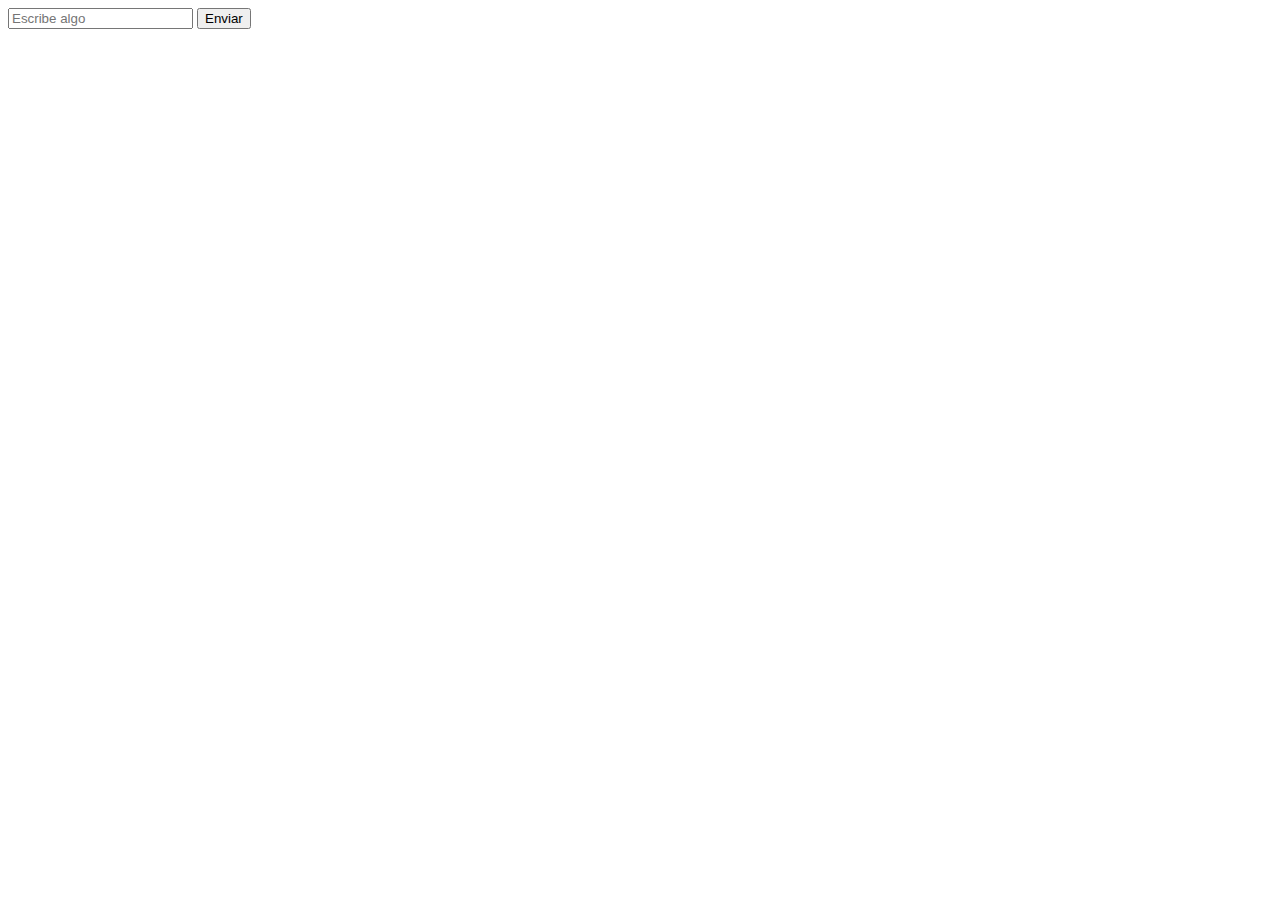
<file: index.html>
<!DOCTYPE html>
<html>
<head>
    <title>Enviar Datos a la Base de Datos</title>
</head>
<body>
    <form id="miFormulario">
        <input type="text" id="miDato" placeholder="Escribe algo" />
        <button type="button" id="miBoton">Enviar</button>
    </form>

    <script>
        document.getElementById('miBoton').addEventListener('click', () => {
        // Obtener el valor del campo de entrada
        const miDato = document.getElementById('miDato').value;

        // Enviar el dato al servidor usando fetch
        fetch('https://tu-servidor.com/api/guardar', { // Cambia esta URL por la de tu servidor
            method: 'POST',
            headers: {
                'Content-Type': 'application/json',
            },
            body: JSON.stringify({ dato: miDato }),
        })
        .then(response => response.json())
        .then(data => {
            console.log('Éxito:', data);
        })
        .catch((error) => {
            console.error('Error:', error);
        });
    });
    </script> <!-- Tu archivo JavaScript -->
</body>
</html>
</file>
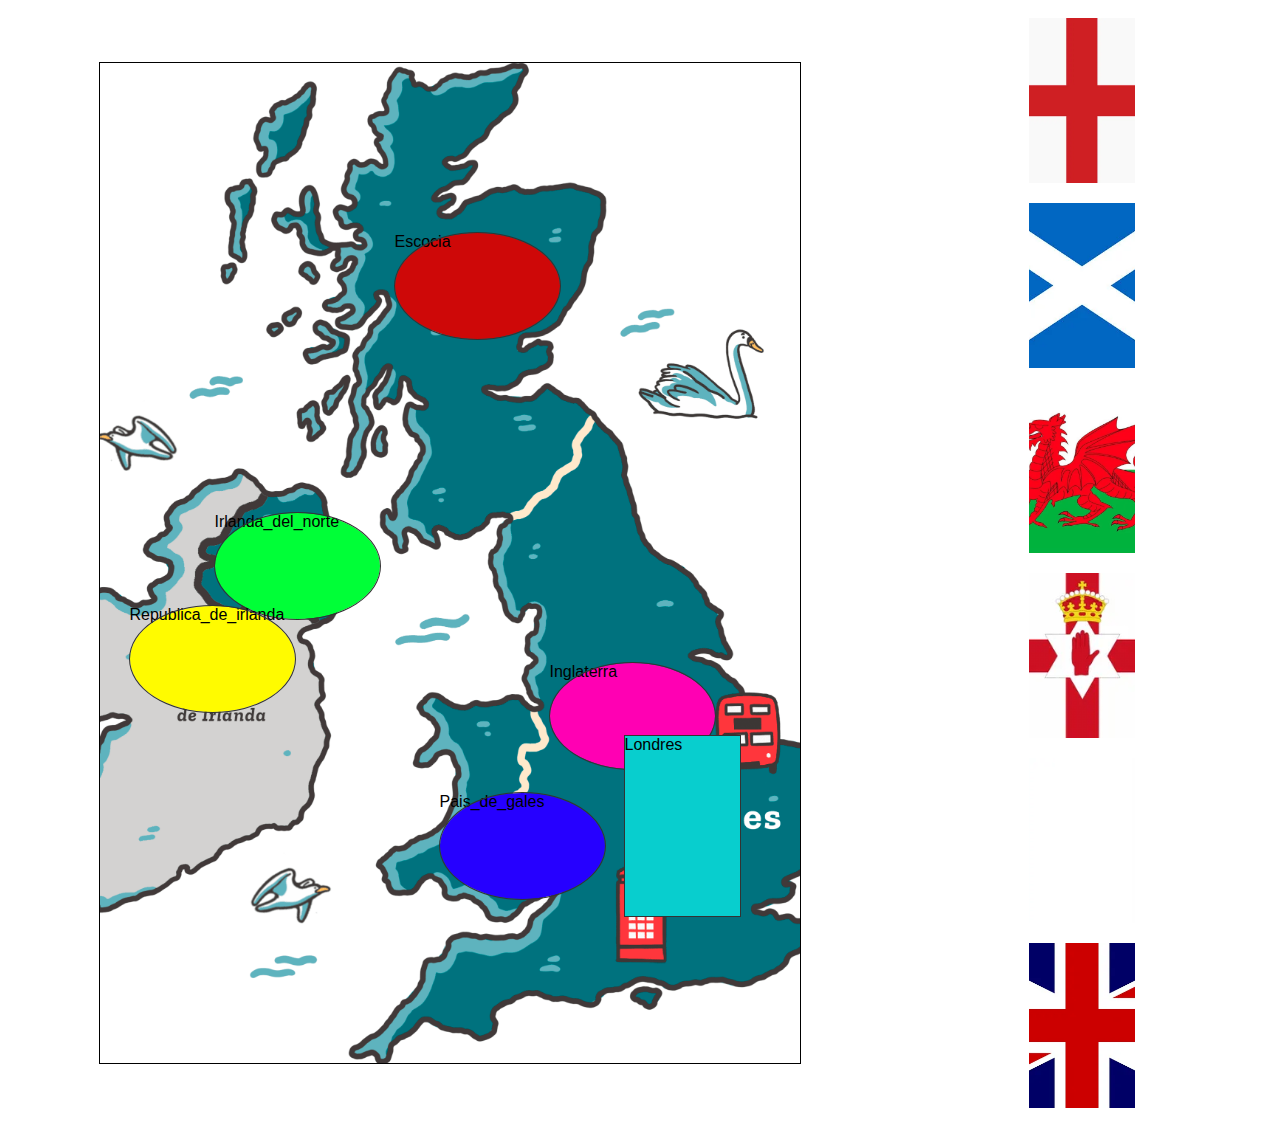
<file: index2.html>
<!DOCTYPE html>
<html lang="en">
<head>
    <meta charset="UTF-8">
    <meta name="viewport" content="width=device-width, initial-scale=1.0">
    <title>Drag and Drop (2)</title>
    <style>
        body {
            font-family: Arial, Verdana, sans-serif;
        }

        #piezas {
            display: flex;
            flex-wrap: wrap;
            width: 200px;
            margin: auto;
            justify-content: center;
        }

        #puzzle {
            border: 1px solid black;
            width: 700px;
            height: 1000px;
            display: flex;
            flex-wrap: wrap;
            margin: auto;
            background-image: url('Reino_unido.png');
            background-size: cover; /* Ajusta el tamaño de la imagen para cubrir el contenedor */
            background-position: center; /* Centra la imagen */
            background-repeat: no-repeat;
        }

        .pieza {
            width: 106px;
            height: 165px;
            background-size: cover;
            margin: 10px;
            /*border-radius: 50%;*/
            background-size: cover; /* Ajusta el tamaño de la imagen para cubrir el contenedor */
            background-position: center; /* Centra la imagen */
            background-repeat: no-repeat;
        }

        .placeholder {
            background-color: #F2F2F2;
            outline: 1px solid #333;
            border-radius: 50%;
            width: 165px;
            height: 106px;
            transition: 1s;
        }

        .placeholder.hover {
            background-color: orange;
        }

        .placeholder .pieza {
            margin: 0;
        }
        .Republica_de_irlanda {
            position: relative;
            top: 80px;
            left: 30px;
            background-color: #fffb00;
            outline: 1px solid #333;
            border-radius: 50%;
            width: 165px;
            height: 106px;
            transition: 1s;
        }

        .Republica_de_irlanda.hover {
            background-color: orange;
        }

        .Republica_de_irlanda .pieza {
            margin: 0;
        }



        .Irlanda_del_norte {
            position: relative;
            top: 450px;
            right: 380px;
            background-color: #00ff37;
            outline: 1px solid #333;
            border-radius: 50%;
            width: 165px;
            height: 106px;
            transition: 1s;
        }

        .Irlanda_del_norte.hover {
            background-color: orange;
        }

        .Irlanda_del_norte .pieza {
            margin: 0;
        }
        .Inglaterra {
            position: relative;
            left: 450px;
            top: 600px;
            background-color: #ff00b3;
            outline: 1px solid #333;
            border-radius: 50%;
            width: 165px;
            height: 106px;
            transition: 1s;
        }

        .Inglaterra.hover {
            background-color: orange;
        }

        .Inglaterra .pieza {
            margin: 0;
        }
        .Pais_de_gales {
            position: relative;
            top: 730px;
            left: 10px;
            background-color: #2600ff;
            outline: 1px solid #333;
            border-radius: 50%;
            width: 165px;
            height: 106px;
            transition: 1s;
        }

        .Pais_de_gales.hover {
            background-color: orange;
        }

        .Pais_de_gales .pieza {
            margin: 0;
        }

        .Escocia {
            position: relative;
            top: 170px;
            left: 130px;
            background-color: #ce0808;
            outline: 1px solid #333;
            border-radius: 50%;
            width: 165px;
            height: 106px;
            transition: 1s;
        }

        .Escocia.hover {
            background-color: orange;
        }

        .Escocia.pieza {
            margin: 0;
        }

        .Londres {
            position: relative;
            top: 210px;
            left: 360px;
            background-color: #08cece;
            outline: 1px solid #333333;
            /*border-radius: 50%;*/
            width: 115px;
            height: 180px;
            transition: 1s;
        }

        .Londres.hover {
            background-color: orange;
        }

        .Londres.pieza {
            margin: 1;
        }

        #mensaje {
            color: black;
            text-align: center;
            display: none;
        }

        .ganaste {
            background-color: #B3D67C;
        }

        .ganaste #mensaje {
            display: block;
        }

        .ganaste .placeholder {
            outline: none;
        }

        .ganaste #piezas {
            display: none;
        }

        .container {
            display: flex;
            flex-wrap: wrap;
        }
    </style>
</head>
<body>
    <div class="container">
        <div id="puzzle"></div>
        <div id="piezas"></div>
    </div>
    <h1 id="mensaje">¡Ganaste!</h1>
   
    
    <script>
        const Reino_unido = [
            'Inglaterra', 'Escocia', 'Pais_de_gales',
            'Irlanda_del_norte', 'Republica_de_irlanda', 'Londres'
        ];

        const puzzle = document.getElementById('puzzle');
        const piezas = document.getElementById('piezas');
        const mensaje = document.getElementById('mensaje');

        let terminado = Reino_unido.length;

        // Crear las piezas y agregarlas al contenedor de piezas
        Reino_unido.forEach(pais => {
            const div = document.createElement('div');
            div.className = 'pieza';
            div.id = pais;
            div.draggable = true;
            div.style.backgroundImage = `url('images/${pais}.png')`; // Asignar imagen de fondo
            piezas.appendChild(div);
        });

        // Crear las áreas del rompecabezas
        Reino_unido.forEach(pais => {
            const div = document.createElement('div');
            div.className = pais;
            div.dataset.id = pais;
            div.textContent = pais;
            //div.style.backgroundImage = `url('images/${pais}.png')`; // Asignar imagen de fondo
            puzzle.appendChild(div);
        });

        piezas.addEventListener('dragstart', e => {
            e.dataTransfer.setData('id', e.target.id);
        });

        puzzle.addEventListener('dragover', e => {
            e.preventDefault();
            e.target.classList.add('hover');
        });

        puzzle.addEventListener('dragleave', e => {
            e.target.classList.remove('hover');
        });

        puzzle.addEventListener('drop', e => {
            e.preventDefault();
            e.target.classList.remove('hover');

            const id = e.dataTransfer.getData('id');
            const pieza = document.getElementById(id);

            // Verifica que el elemento de destino sea válido
            if (e.target.dataset.id === id) {
                e.target.appendChild(pieza);
                terminado--;

                if (terminado === 0) {
                    document.body.classList.add('ganaste');
                }
            }
        });

    </script>
</body>
</html>
</file>
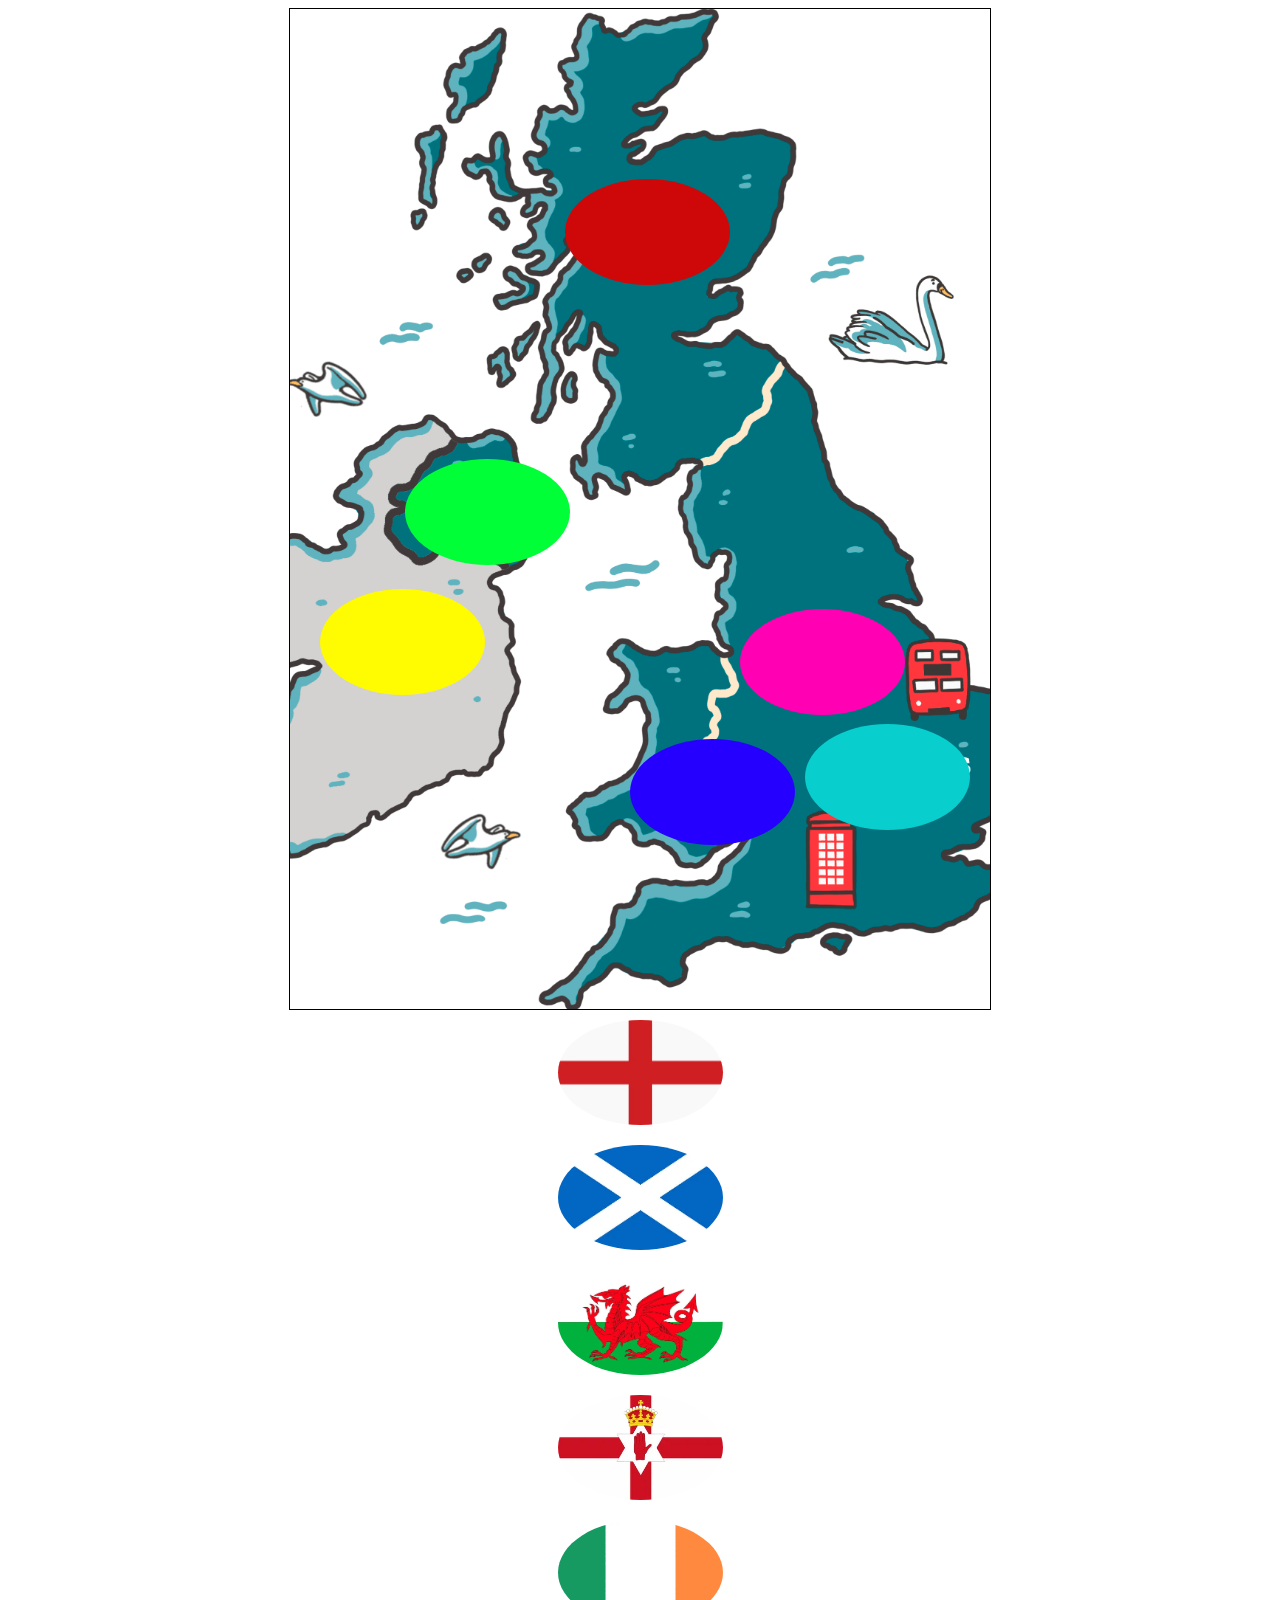
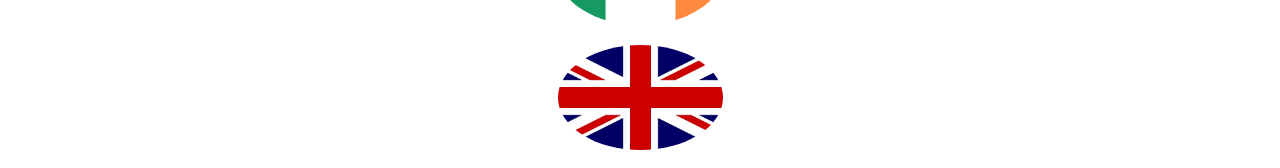
<file: Index3.html>
<!DOCTYPE html>
<html lang="en">
<head>
    <meta charset="UTF-8">
    <meta name="viewport" content="width=device-width, initial-scale=1.0">
    <title>Drag and Drop (2)</title>
    <style>
        body {
            font-family: Arial, Verdana, sans-serif;
        }

        #piezas {
            display: flex;
            flex-wrap: wrap;
            width: 200px;
            margin: auto;
            justify-content: center;
        }

        #puzzle {
            border: 1px solid black;
            width: 700px;
            height: 1000px;
            display: flex;
            flex-wrap: wrap;
            margin: auto;
            background-image: url('Reino_unido.png');
            background-size: cover;
            background-position: center;
            background-repeat: no-repeat;
        }

        .pieza {
            width: 165px;
            height: 105px;
            background-size: cover;
            margin: 10px;
            border-radius: 50%;
            background-size: cover;
            background-position: center;
            background-repeat: no-repeat;
            cursor: pointer; /* Indica que es clickeable */
        }

        .placeholder {
            background-color: #F2F2F2;
            outline: 1px solid #333;
            border-radius: 50%;
            width: 165px;
            height: 106px;
            transition: 1s;
        }

        .placeholder.hover {
            background-color: orange;
        }

        .placeholder .pieza {
            margin: 0;
        }
        
        .Republica_de_irlanda,
        .Irlanda_del_norte,
        .Inglaterra,
        .Pais_de_gales,
        .Escocia,
        .Londres {
            position: relative;
            border-radius: 50%;
            width: 165px;
            height: 106px;
            transition: 1s;
        }

        /* Estilos específicos para las áreas del puzzle */
        .Republica_de_irlanda {
            background-color: #fffb00;
            top: 80px;
            left: 30px;
        }
        .Irlanda_del_norte { 
            background-color: #00ff37;
            top: 450px;
            right: 380px;
        }
        .Inglaterra { 
            background-color: #ff00b3;
            left: 450px;
            top: 600px; 
        }
        .Pais_de_gales { 
            background-color: #2600ff;
            top: 730px;
            left: 10px;
        }
        .Escocia { 
            background-color: #ce0808;
            top: 170px;
            left: 110px; 
        }
        .Londres {
            top: 215px;
            left: 350px; 
            background-color: #08cece; 
        }

        /* Estilos para cuando el puzzle está completado */
        .ganaste {
            background-color: #B3D67C;
        }

        .ganaste #mensaje {
            display: block;
        }

        .ganaste #piezas {
            display: none;
        }

        #mensaje {
            color: black;
            text-align: center;
            display: none;
        }

        .infoBox {
            display: none;
            position: fixed;
            top: 10px;
            right: 10px;
            background: white;
            border: 1px solid #ccc;
            padding: 10px;
            box-shadow: 0 0 10px rgba(0,0,0,0.2);
        }
    </style>
</head>
<body>
    <div class="container">
        <div id="puzzle"></div>
        <div id="piezas"></div>
    </div>
    <h1 id="mensaje">¡Ganaste!</h1>

    <!-- Contenedor para mostrar la información de la pieza -->
    <div id="infoBox" class="infoBox"></div>

    <script>
        const Reino_unido = [
            'Inglaterra', 'Escocia', 'Pais_de_gales',
            'Irlanda_del_norte', 'Republica_de_irlanda', 'Londres'
        ];
        

        const puzzle = document.getElementById('puzzle');
        const piezas = document.getElementById('piezas');
        const mensaje = document.getElementById('mensaje');
        const infoBox = document.getElementById('infoBox');

        let terminado = Reino_unido.length;

        // Crear las piezas y agregarlas al contenedor de piezas
        Reino_unido.forEach(pais => {
            const div = document.createElement('div');
            div.className = 'pieza';
            div.id = pais;
            div.draggable = true;
            div.dataset.info = `Información sobre ${pais}`; // Agregar información a la pieza
            div.style.backgroundImage = `url('images/${pais}.png')`;
            piezas.appendChild(div);
        });

        // Crear las áreas del rompecabezas
        Reino_unido.forEach(pais => {
            const div = document.createElement('div');
            div.className = pais;
            div.dataset.id = pais;
            puzzle.appendChild(div);
        });

        piezas.addEventListener('dragstart', e => {
            e.dataTransfer.setData('id', e.target.id);
        });

        puzzle.addEventListener('dragover', e => {
            e.preventDefault();
            e.target.classList.add('hover');
        });

        puzzle.addEventListener('dragleave', e => {
            e.target.classList.remove('hover');
        });

        puzzle.addEventListener('drop', e => {
            e.preventDefault();
            e.target.classList.remove('hover');

            const id = e.dataTransfer.getData('id');
            const pieza = document.getElementById(id);

            if (e.target.dataset.id === id) {
                e.target.appendChild(pieza);
                terminado--;

                if (terminado === 0) {
                    document.body.classList.add('ganaste');
                    // Añadir lógica para convertir piezas en botones
                    document.querySelectorAll('.pieza').forEach(pieza => {
                        pieza.style.cursor = 'pointer';
                        pieza.addEventListener('click', () => {
                            infoBox.textContent = pieza.dataset.info;
                            infoBox.style.display = 'block';
                        });
                    });
                }
            }
        });

    </script>
</body>
</html>
</file>
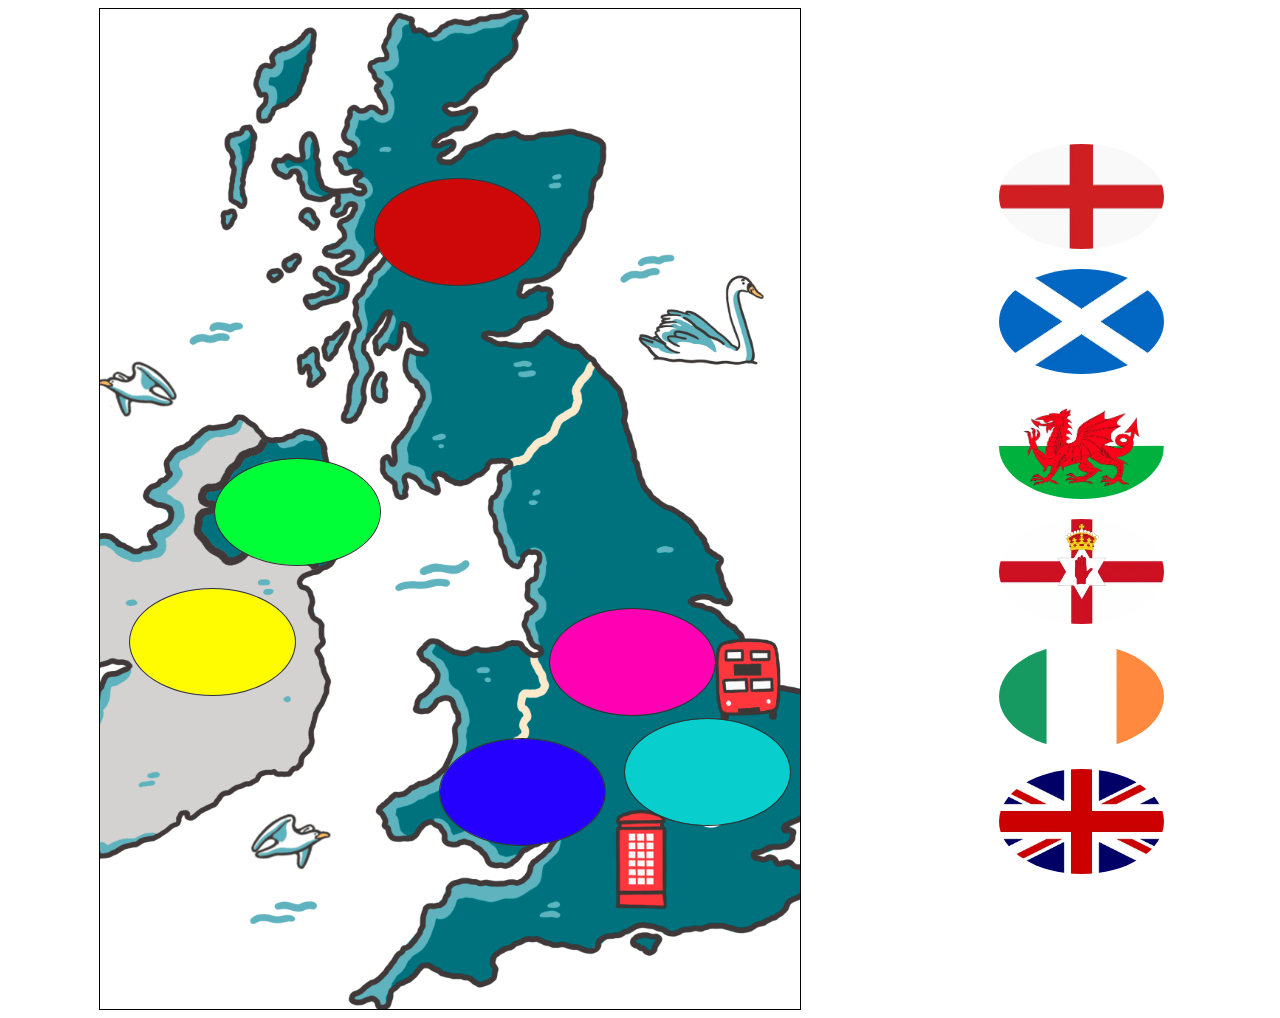
<file: neandex.html>
<!DOCTYPE html>
<html lang="en">
<head>
    <meta charset="UTF-8">
    <meta name="viewport" content="width=device-width, initial-scale=1.0">
    <title>Drag and Drop (2)</title>
    <style>
        body {
            font-family: Arial, Verdana, sans-serif;
        }

        #piezas {
            display: flex;
            flex-wrap: wrap;
            width: 200px;
            margin: auto;
            justify-content: center;
        }

        #puzzle {
            border: 1px solid black;
            width: 700px;
            height: 1000px;
            display: flex;
            flex-wrap: wrap;
            margin: auto;
            background-image: url('Reino_unido.png');
            background-size: cover; /* Ajusta el tamaño de la imagen para cubrir el contenedor */
            background-position: center; /* Centra la imagen */
            background-repeat: no-repeat;
        }

        .pieza {
            width: 165px;
            height: 105px;
            background-size: cover;
            margin: 10px;
            border-radius: 50%;
            background-size: cover; /* Ajusta el tamaño de la imagen para cubrir el contenedor */
            background-position: center; /* Centra la imagen */
            background-repeat: no-repeat;
        }

        .placeholder {
            background-color: #F2F2F2;
            outline: 1px solid #333;
            border-radius: 50%;
            width: 165px;
            height: 106px;
            transition: 1s;
        }

        .placeholder.hover {
            background-color: orange;
        }

        .placeholder .pieza {
            margin: 0;
        }
        .Republica_de_irlanda {
            position: relative;
            top: 80px;
            left: 30px;
            background-color: #fffb00;
            outline: 1px solid #333;
            border-radius: 50%;
            width: 165px;
            height: 106px;
            transition: 1s;
        }

        .Republica_de_irlanda.hover {
            background-color: orange;
        }

        .Republica_de_irlanda .pieza {
            margin: 0;
        }



        .Irlanda_del_norte {
            position: relative;
            top: 450px;
            right: 380px;
            background-color: #00ff37;
            outline: 1px solid #333;
            border-radius: 50%;
            width: 165px;
            height: 106px;
            transition: 1s;
        }

        .Irlanda_del_norte.hover {
            background-color: orange;
        }

        .Irlanda_del_norte .pieza {
            margin: 0;
        }
        .Inglaterra {
            position: relative;
            left: 450px;
            top: 600px;
            background-color: #ff00b3;
            outline: 1px solid #333;
            border-radius: 50%;
            width: 165px;
            height: 106px;
            transition: 1s;
        }

        .Inglaterra.hover {
            background-color: orange;
        }

        .Inglaterra .pieza {
            margin: 0;
        }
        .Pais_de_gales {
            position: relative;
            top: 730px;
            left: 10px;
            background-color: #2600ff;
            outline: 1px solid #333;
            border-radius: 50%;
            width: 165px;
            height: 106px;
            transition: 1s;
        }

        .Pais_de_gales.hover {
            background-color: orange;
        }

        .Pais_de_gales .pieza {
            margin: 0;
        }

        .Escocia {
            position: relative;
            top: 170px;
            left: 110px;
            background-color: #ce0808;
            outline: 1px solid #333;
            border-radius: 50%;
            width: 165px;
            height: 106px;
            transition: 1s;
        }

        .Escocia.hover {
            background-color: orange;
        }

        .Escocia.pieza {
            margin: 0;
        }

        .Londres {
            position: relative;
            top: 210px;
            left: 360px;
            background-color: #08cece;
            outline: 1px solid #333333;
            border-radius: 50%;
            width: 165px;
            height: 106px;
            transition: 1s;
        }

        .Londres.hover {
            background-color: orange;
        }

        .Londres.pieza {
            margin: 0;
        }

        #mensaje {
            color: black;
            text-align: center;
            display: none;
        }

        .ganaste {
            background-color: #B3D67C;
        }

        .ganaste #mensaje {
            display: block;
        }

        .ganaste .placeholder {
            outline: none;
        }

        .ganaste #piezas {
            display: none;
        }

        .container {
            display: flex;
            flex-wrap: wrap;
        }
    </style>
</head>
<body>
    <div class="container">
        <div id="puzzle"></div>
        <div id="piezas"></div>
    </div>
    <h1 id="mensaje">¡Ganaste!</h1>
   
    
    <script>
        const Reino_unido = [
            'Inglaterra', 'Escocia', 'Pais_de_gales',
            'Irlanda_del_norte', 'Republica_de_irlanda', 'Londres'
        ];

        const puzzle = document.getElementById('puzzle');
        const piezas = document.getElementById('piezas');
        const mensaje = document.getElementById('mensaje');

        let terminado = Reino_unido.length;

        // Crear las piezas y agregarlas al contenedor de piezas
        Reino_unido.forEach(pais => {
            const div = document.createElement('div');
            div.className = 'pieza';
            div.id = pais;
            div.draggable = true;
            //div.textContent = pais;
            div.style.backgroundImage = `url('images/${pais}.png')`; // Asignar imagen de fondo
            piezas.appendChild(div);
        });

        // Crear las áreas del rompecabezas
        Reino_unido.forEach(pais => {
            const div = document.createElement('div');
            div.className = pais;
            div.dataset.id = pais;
            //div.textContent = pais;
            //div.style.backgroundImage = `url('images/${pais}.png')`; // Asignar imagen de fondo
            puzzle.appendChild(div);
        });

        piezas.addEventListener('dragstart', e => {
            e.dataTransfer.setData('id', e.target.id);
        });

        puzzle.addEventListener('dragover', e => {
            e.preventDefault();
            e.target.classList.add('hover');
        });

        puzzle.addEventListener('dragleave', e => {
            e.target.classList.remove('hover');
        });

        puzzle.addEventListener('drop', e => {
            e.preventDefault();
            e.target.classList.remove('hover');

            const id = e.dataTransfer.getData('id');
            const pieza = document.getElementById(id);

            // Verifica que el elemento de destino sea válido
            if (e.target.dataset.id === id) {
                e.target.appendChild(pieza);
                terminado--;

                if (terminado === 0) {
                    document.body.classList.add('ganaste');
                    document.getElementById('infoButton').style.display = 'block';
                }
            }
        });

        document.getElementById('infoButton').addEventListener('click', () => {
        const pieza = document.querySelector('.puzzle .pieza'); // Asegúrate de seleccionar la pieza correcta
        if (pieza) {
                mostrarInformacion(pieza);
            }
        });

    </script>
</body>
</html>
</file>
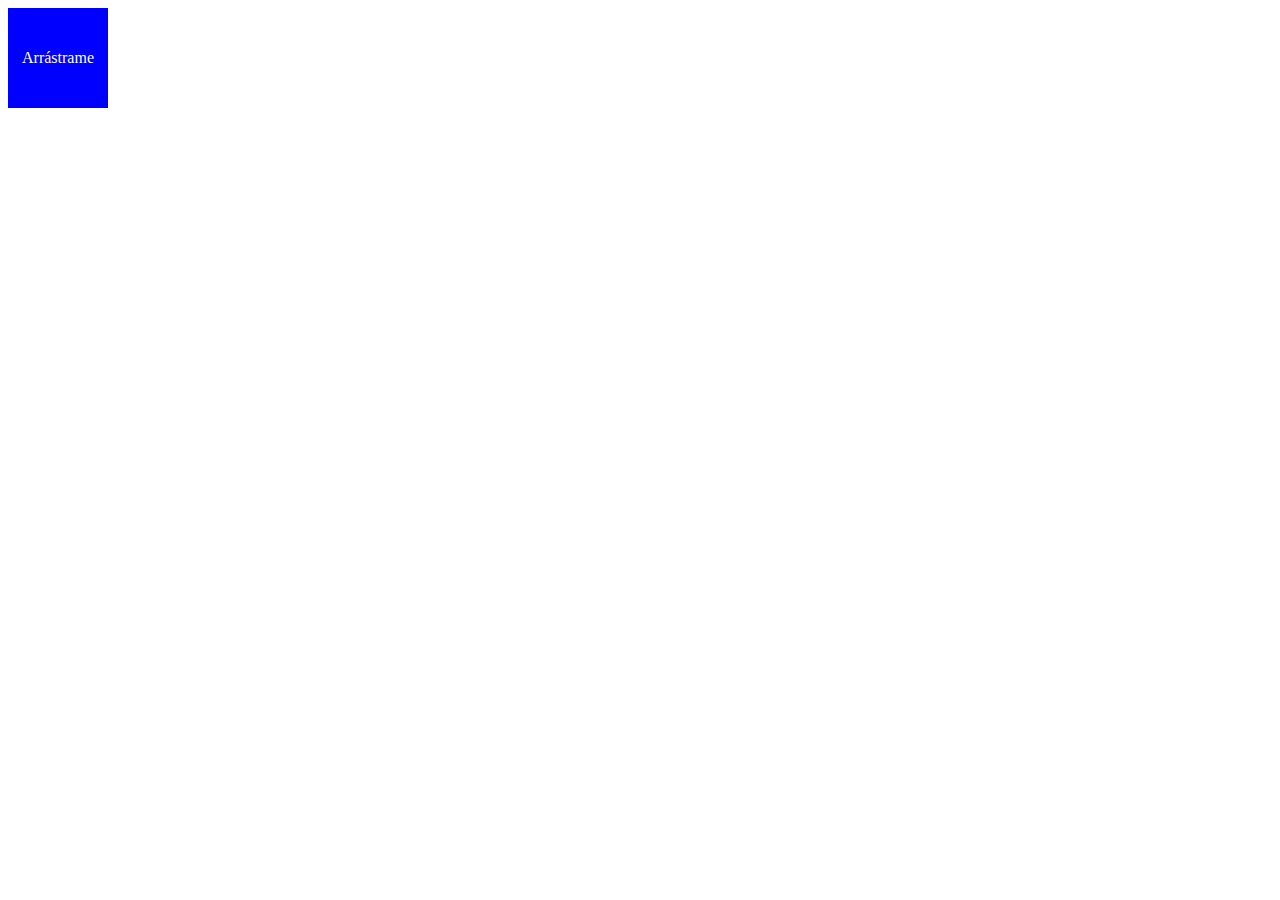
<file: Proyecto_mapa_Santiago_Kruger/Movimiento_De_Cagita.html>
<!DOCTYPE html>
<html lang="es">
<head>
    <meta charset="UTF-8">
    <meta name="viewport" content="width=device-width, initial-scale=1.0">
    <title>Convertir en Botón en Coordenadas</title>
    <style>
        #movable {
            width: 100px;
            height: 100px;
            background-color: blue;
            position: absolute;
            cursor: move;
            color: white;
            text-align: center;
            line-height: 100px;
        }

        #button {
            display: none;
            width: 100px;
            height: 50px;
            background-color: green;
            color: white;
            text-align: center;
            line-height: 50px;
            cursor: pointer;
        }
    </style>
</head>
<body>
    <div id="movable">Arrástrame</div>
    <div id="button">¡Haz clic!</div>

    <script>
        const movable = document.getElementById('movable');
        const button = document.getElementById('button');
        const targetX = 100; // Coordenada X objetivo
        const targetY = 100; // Coordenada Y objetivo
        const tolerance = 10; // Tolerancia para la comparación

        function makeMovable() {
            movable.onmousedown = function(event) {
                let shiftX = event.clientX - movable.getBoundingClientRect().left;
                let shiftY = event.clientY - movable.getBoundingClientRect().top;

                function moveAt(pageX, pageY) {
                    movable.style.left = pageX - shiftX + 'px';
                    movable.style.top = pageY - shiftY + 'px';
                    checkPosition();
                }

                moveAt(event.pageX, event.pageY);

                function onMouseMove(event) {
                    moveAt(event.pageX, event.pageY);
                }

                document.addEventListener('mousemove', onMouseMove);

                movable.onmouseup = function() {
                    document.removeEventListener('mousemove', onMouseMove);
                    movable.onmouseup = null;
                };
            };

            movable.ondragstart = function() {
                return false;
            };
        }

        function checkPosition() {
            const rect = movable.getBoundingClientRect();
            const x = rect.left + window.scrollX;
            const y = rect.top + window.scrollY;
            
            if (Math.abs(x - targetX) <= tolerance && Math.abs(y - targetY) <= tolerance) {
                makeButton();
            }
        }

        function makeButton() {
            movable.style.display = 'none'; // Oculta el div movible
            button.style.display = 'block'; // Muestra el botón

            button.onclick = function() {
                alert('¡Botón presionado!');
            };
        }

        makeMovable();
    </script>
</body>
</html>
</file>
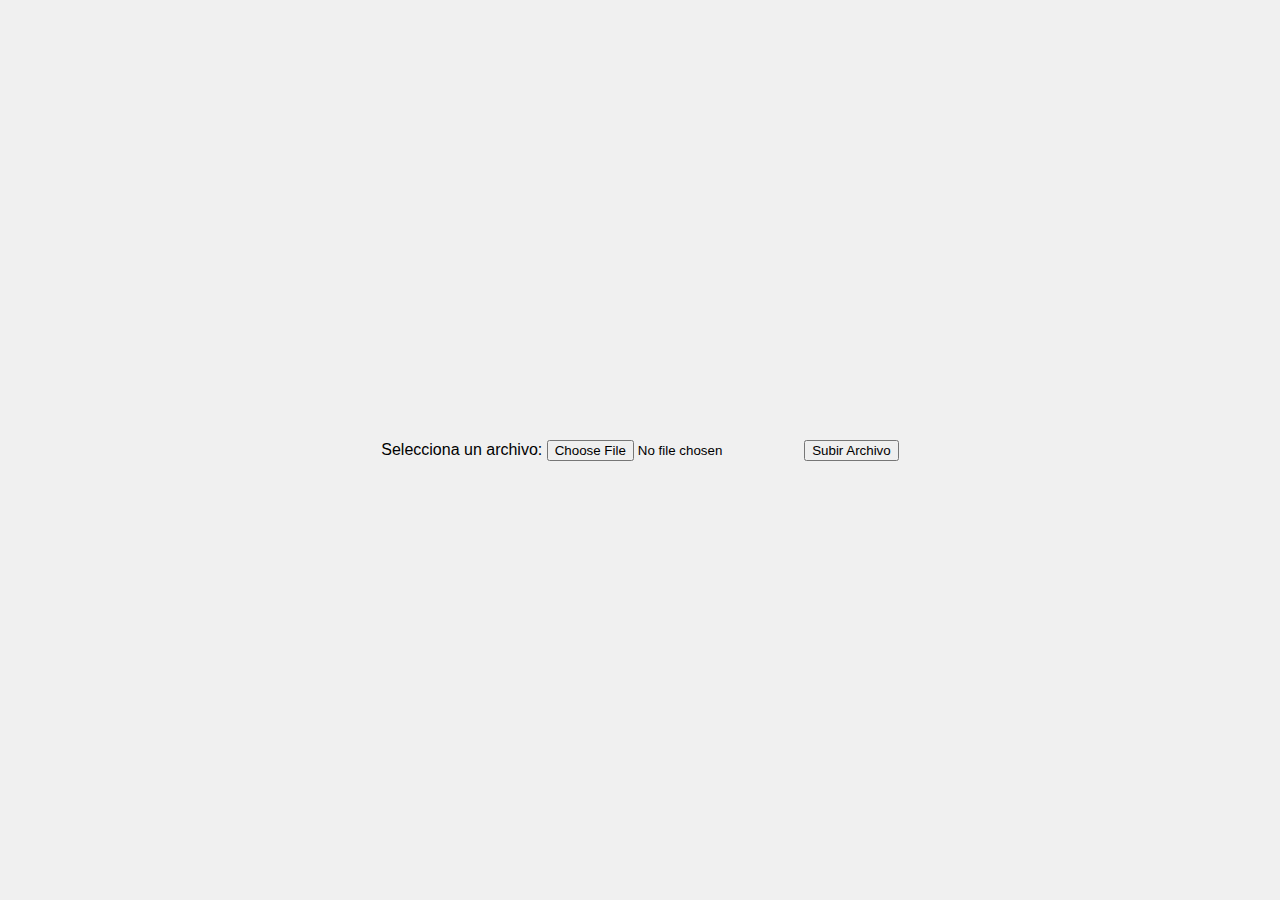
<file: Proyecto_mapa_Santiago_Kruger/Selección_de_archivos.html>
<!DOCTYPE html>
<html lang="es">
<head>
    <meta charset="UTF-8">
    <meta name="viewport" content="width=device-width, initial-scale=1.0">
    <title>Mapa de Estados Unidos</title>
    <link rel="stylesheet" href="styles.css">
</head>
<body>
    <form action="/ruta-del-servidor" method="post" enctype="multipart/form-data">
        <label for="archivo">Selecciona un archivo:</label>
        <input type="file" id="archivo" name="archivo">
        <button type="submit">Subir Archivo</button>
    </form>
</body>
</html>
</file>
<file: Proyecto_mapa_Santiago_Kruger/styles.css>
body {
    font-family: Arial, sans-serif;
    display: flex;
    justify-content: center;
    align-items: center;
    height: 100vh;
    margin: 0;
    background-color: #f0f0f0;
}

.map-container {
    position: relative;
    width: 50%; /* Ajusta el tamaño según sea necesario */
    height: 40%;
    padding-bottom: 56.25%; /* Mantén una proporción de aspecto 16:9 */
}

.map {
    position: absolute;
    top: 0;
    left: 0;
    width: 100%;
    height: 100%;
}

.city {
    position: absolute;
    background-color: rgba(255, 0, 0, 0.6); /* Fondo semi-transparente */
    padding: 5px;
    border-radius: 5px;
    color: #fff;
    cursor: pointer;
    transform: translate(-50%, -50%); /* Centra el texto */
}

/* Ejemplo de posicionamiento de las ciudades usando porcentajes */
#new-york {
    position: center;
    top: 45%;
    left: 60%;
}

#los-angeles {
    top: 60%;
    left: 68%;
}

#chicago {
    top: 50%;
    left: 12%;
}


.info-container {
    display: none;
    position: absolute;
    background-color: #d31414;
    border: 1px solid #200505;
    padding: 10px;
    box-shadow: 0px 0px 10px rgba(0, 0, 0, 0.1);
    max-width: 500px;
}
.info-container img {
    max-width: 100%;
    height: auto;
}
</file>
